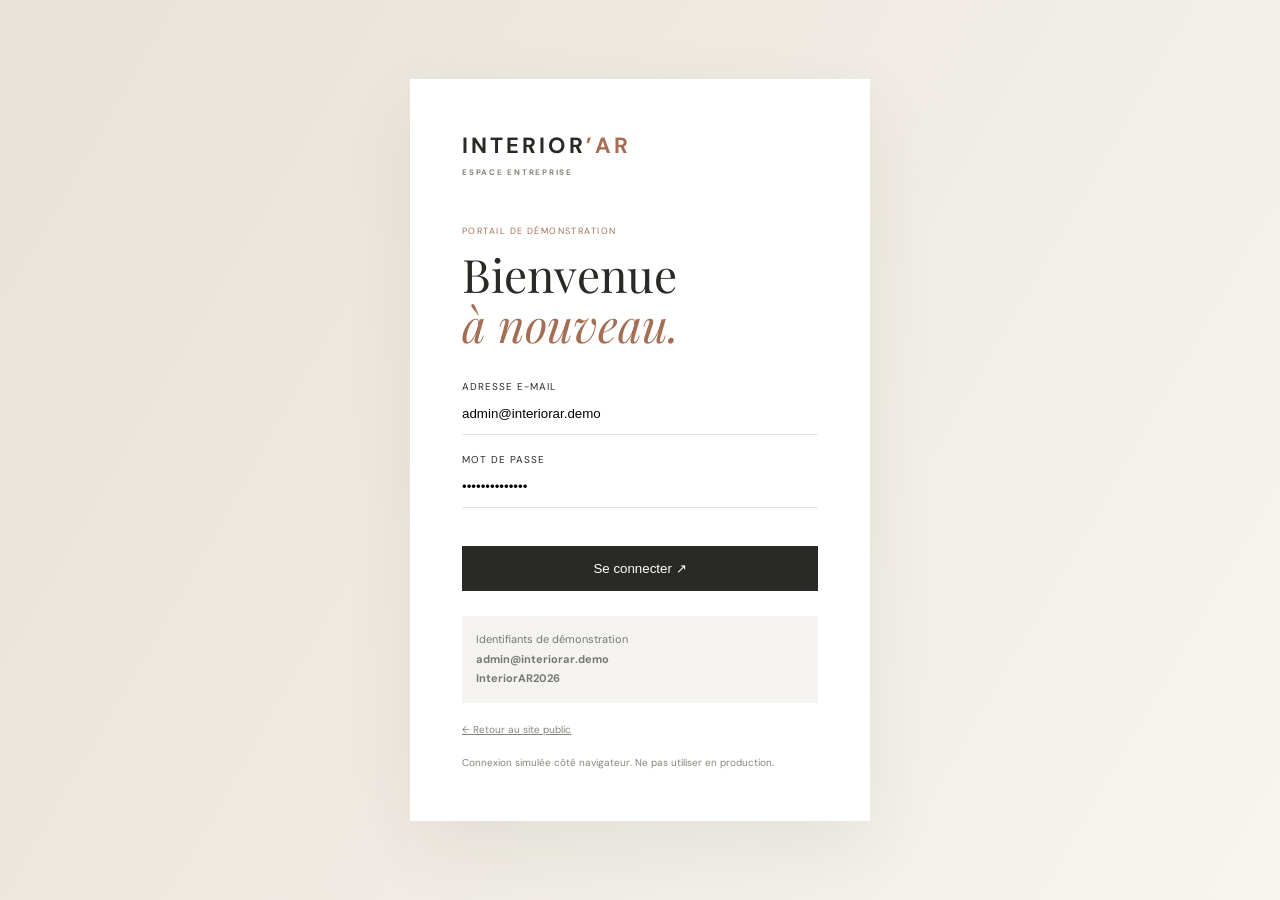
<file: crm/clients.html>
<!doctype html><html lang="fr"><head><meta charset="utf-8"><meta name="viewport" content="width=device-width,initial-scale=1"><title>Clients — Interior’AR CRM</title><link rel="stylesheet" href="../css/crm.css"></head><body data-crm="clients"><aside class="sidebar"><a class="brand" href="../index.html">INTERIOR<span>’AR</span><small>CRM / STUDIO</small></a><nav><a href="dashboard.html">▦ Tableau de bord</a><a href="demandes.html">☷ Demandes</a><a class="selected" href="clients.html">♙ Clients</a></nav><a class="sidebar-bottom" href="../index.html">↗ Site public</a></aside><main class="crm-main"><header class="crm-top"><div><small>RELATION CLIENT</small><h1>Clients</h1></div><button class="logout">Déconnexion ↗</button></header><section class="crm-panel"><div class="toolbar"><input id="search-clients" placeholder="Rechercher un client…"></div><div id="clients-table"></div></section></main><script src="../js/crm.js"></script></body></html>
</file>
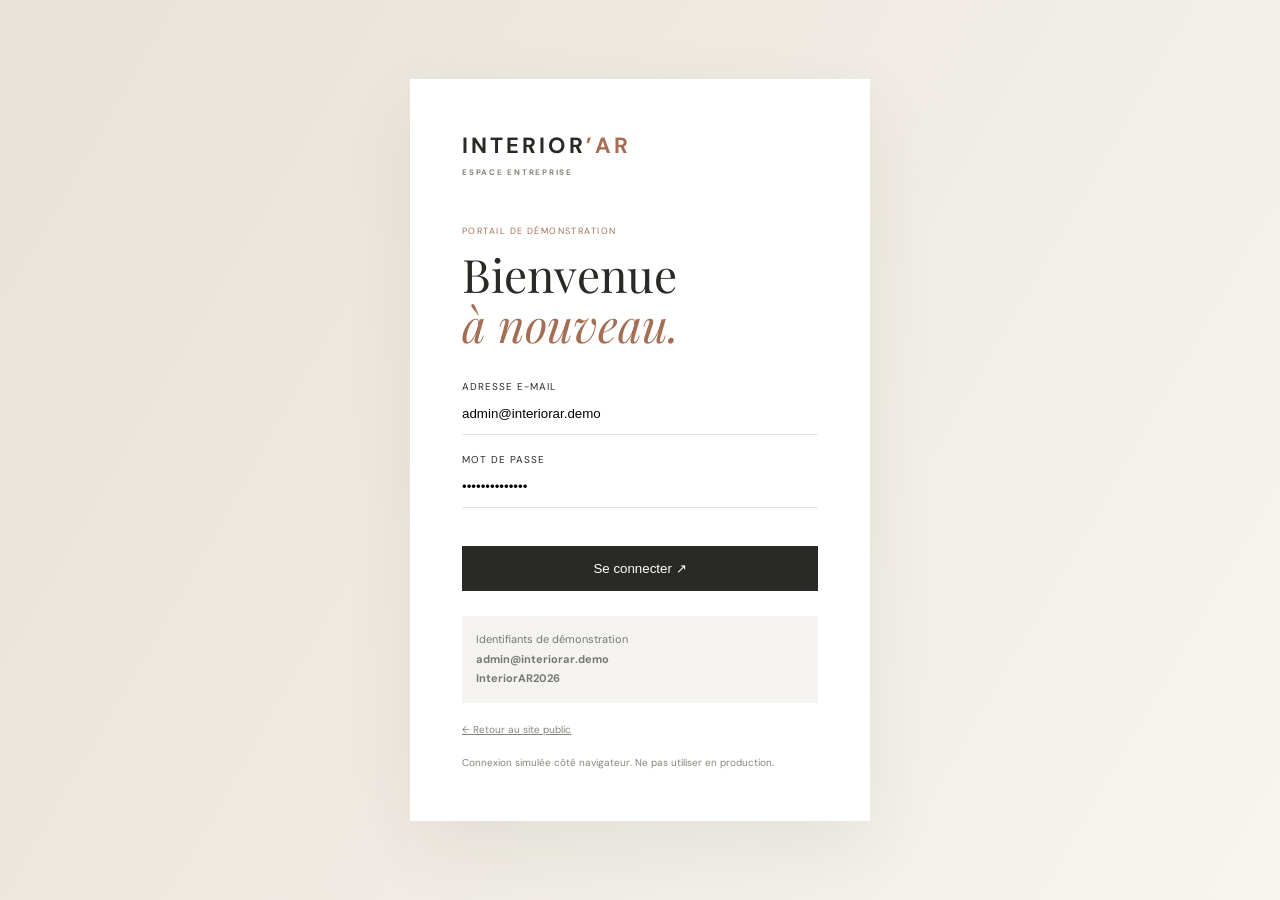
<file: crm/dashboard.html>
<!doctype html><html lang="fr"><head><meta charset="utf-8"><meta name="viewport" content="width=device-width,initial-scale=1"><title>Dashboard — Interior’AR CRM</title><link rel="stylesheet" href="../css/crm.css"></head><body data-crm="dashboard"><aside class="sidebar"><a class="brand" href="../index.html">INTERIOR<span>’AR</span><small>CRM / STUDIO</small></a><nav><a class="selected" href="dashboard.html">▦ Tableau de bord</a><a href="demandes.html">☷ Demandes</a><a href="clients.html">♙ Clients</a></nav><a class="sidebar-bottom" href="../index.html">↗ Site public</a></aside><main class="crm-main"><header class="crm-top"><div><small>ESPACE ENTREPRISE / OVERVIEW</small><h1>Tableau de bord</h1></div><button class="logout">Déconnexion ↗</button></header><section class="stats" id="stats"></section><section class="crm-panel"><div class="panel-heading"><div><small>ACTIVITÉ RÉCENTE</small><h2>Dernières demandes</h2></div><a href="demandes.html">Voir tout ↗</a></div><div id="recent-requests"></div></section><section class="crm-panel"><div class="panel-heading"><div><small>VUE D’ENSEMBLE</small><h2>Répartition par projet</h2></div></div><div id="project-breakdown" class="bars"></div></section></main><script src="../js/crm.js"></script></body></html>
</file>
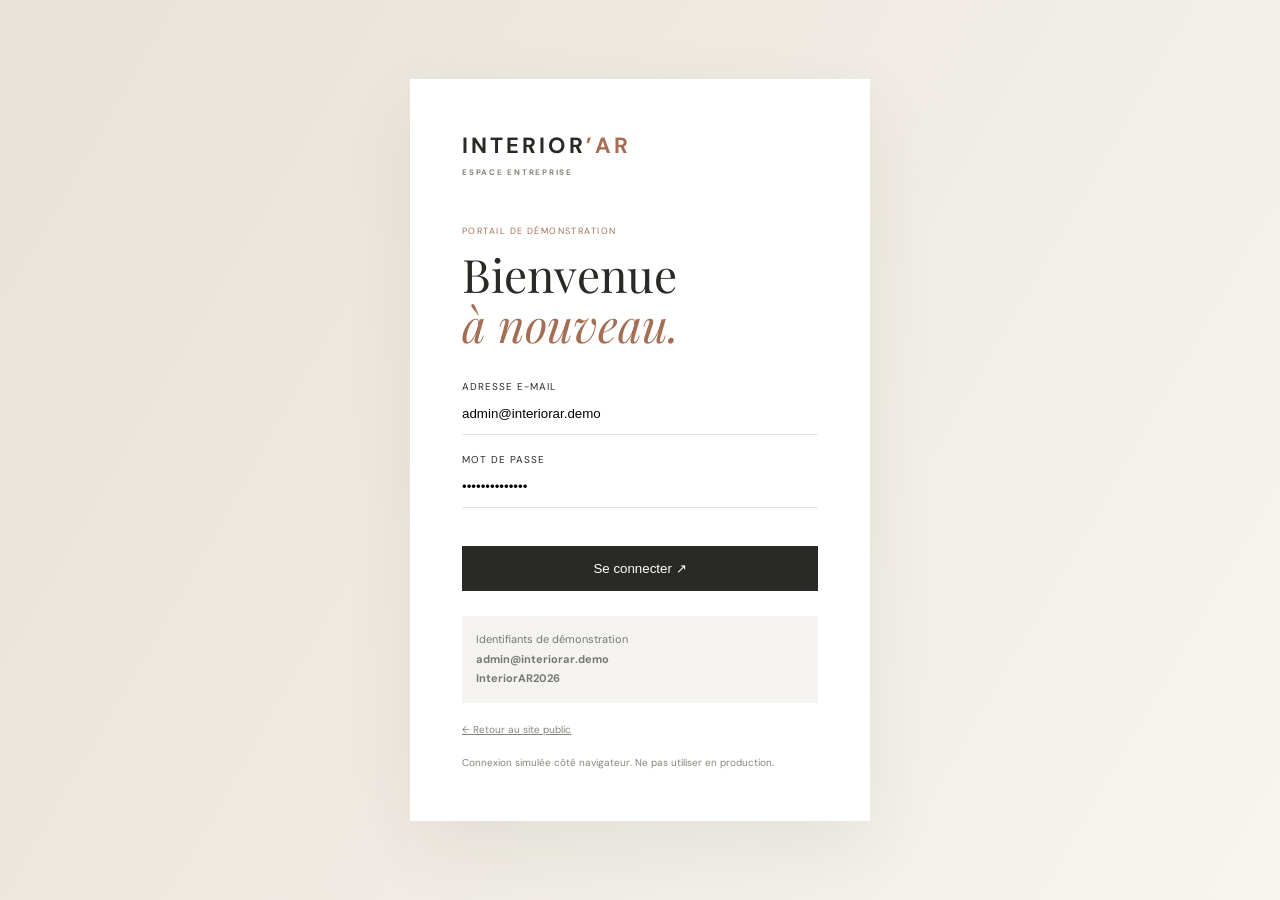
<file: crm/demandes.html>
<!doctype html><html lang="fr"><head><meta charset="utf-8"><meta name="viewport" content="width=device-width,initial-scale=1"><title>Demandes — Interior’AR CRM</title><link rel="stylesheet" href="../css/crm.css"></head><body data-crm="requests"><aside class="sidebar"><a class="brand" href="../index.html">INTERIOR<span>’AR</span><small>CRM / STUDIO</small></a><nav><a href="dashboard.html">▦ Tableau de bord</a><a class="selected" href="demandes.html">☷ Demandes</a><a href="clients.html">♙ Clients</a></nav><a class="sidebar-bottom" href="../index.html">↗ Site public</a></aside><main class="crm-main"><header class="crm-top"><div><small>GESTION CLIENT / INBOX</small><h1>Demandes clients</h1></div><button class="logout">Déconnexion ↗</button></header><section class="crm-panel"><div class="toolbar"><input id="search-requests" placeholder="Rechercher un client, une référence…"><select id="status-filter"><option value="">Tous les statuts</option></select><select id="type-filter"><option value="">Tous les projets</option></select></div><div id="requests-table"></div></section><div id="request-modal" class="modal"><div class="modal-box"><button class="modal-close">×</button><div id="request-detail"></div></div></div></main><script src="../js/crm.js"></script></body></html>
</file>
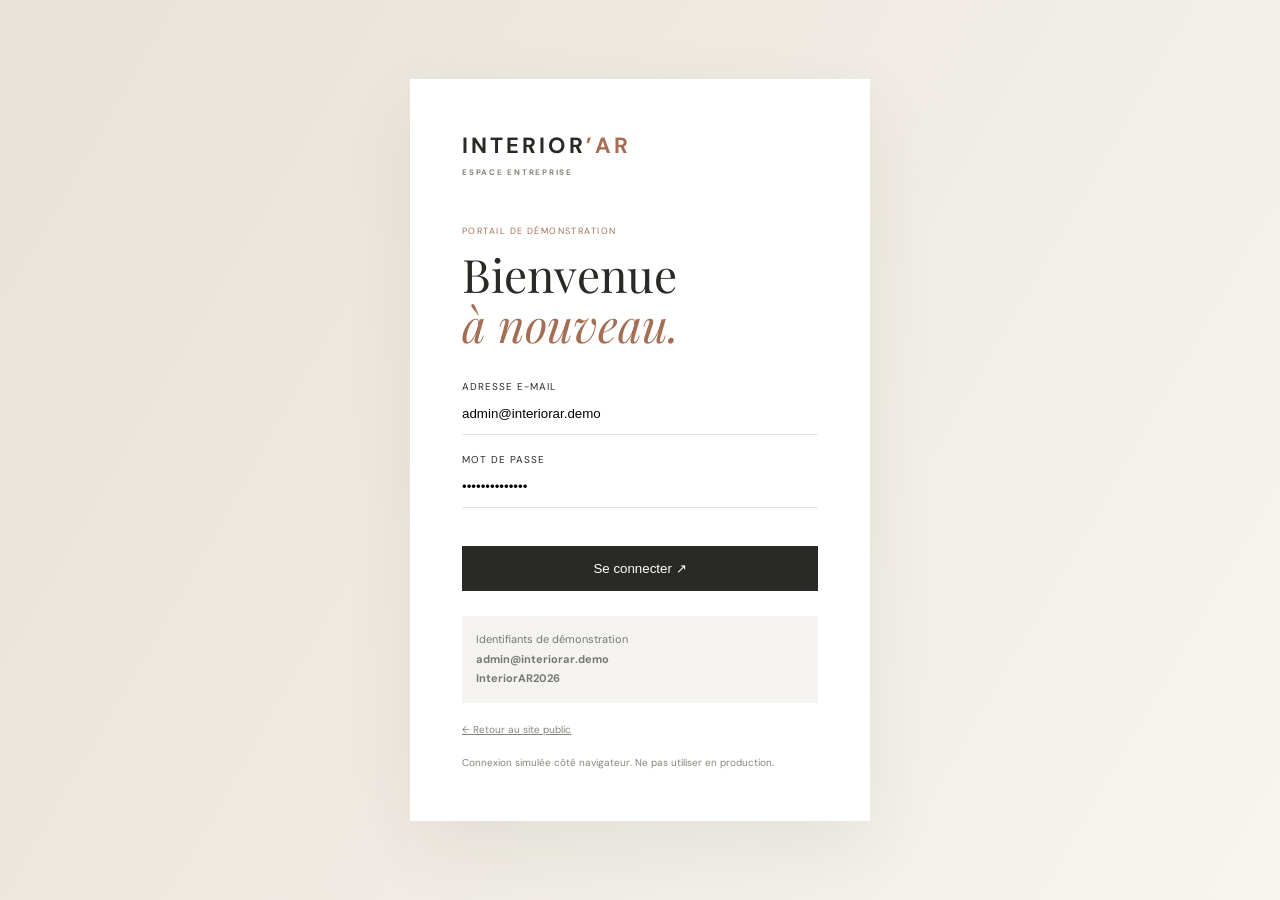
<file: crm/login.html>
<!doctype html><html lang="fr"><head><meta charset="utf-8"><meta name="viewport" content="width=device-width,initial-scale=1"><title>Connexion CRM — Interior’AR</title><link rel="stylesheet" href="../css/crm.css"></head><body class="login-body"><main class="login-card"><a class="brand" href="../index.html">INTERIOR<span>’AR</span><small>ESPACE ENTREPRISE</small></a><p class="eyebrow">PORTAIL DE DÉMONSTRATION</p><h1>Bienvenue<br><em>à nouveau.</em></h1><form id="login-form"><label>Adresse e-mail<input name="email" type="email" required value="admin@interiorar.demo"></label><label>Mot de passe<input name="password" type="password" required value="InteriorAR2026"></label><button class="crm-button" type="submit">Se connecter ↗</button><p id="login-error" class="error"></p></form><p class="demo-hint">Identifiants de démonstration<br><b>admin@interiorar.demo</b><br><b>InteriorAR2026</b></p><a class="back-link" href="../index.html">← Retour au site public</a><small class="disclaimer">Connexion simulée côté navigateur. Ne pas utiliser en production.</small></main><script src="../js/crm.js"></script></body></html>
</file>
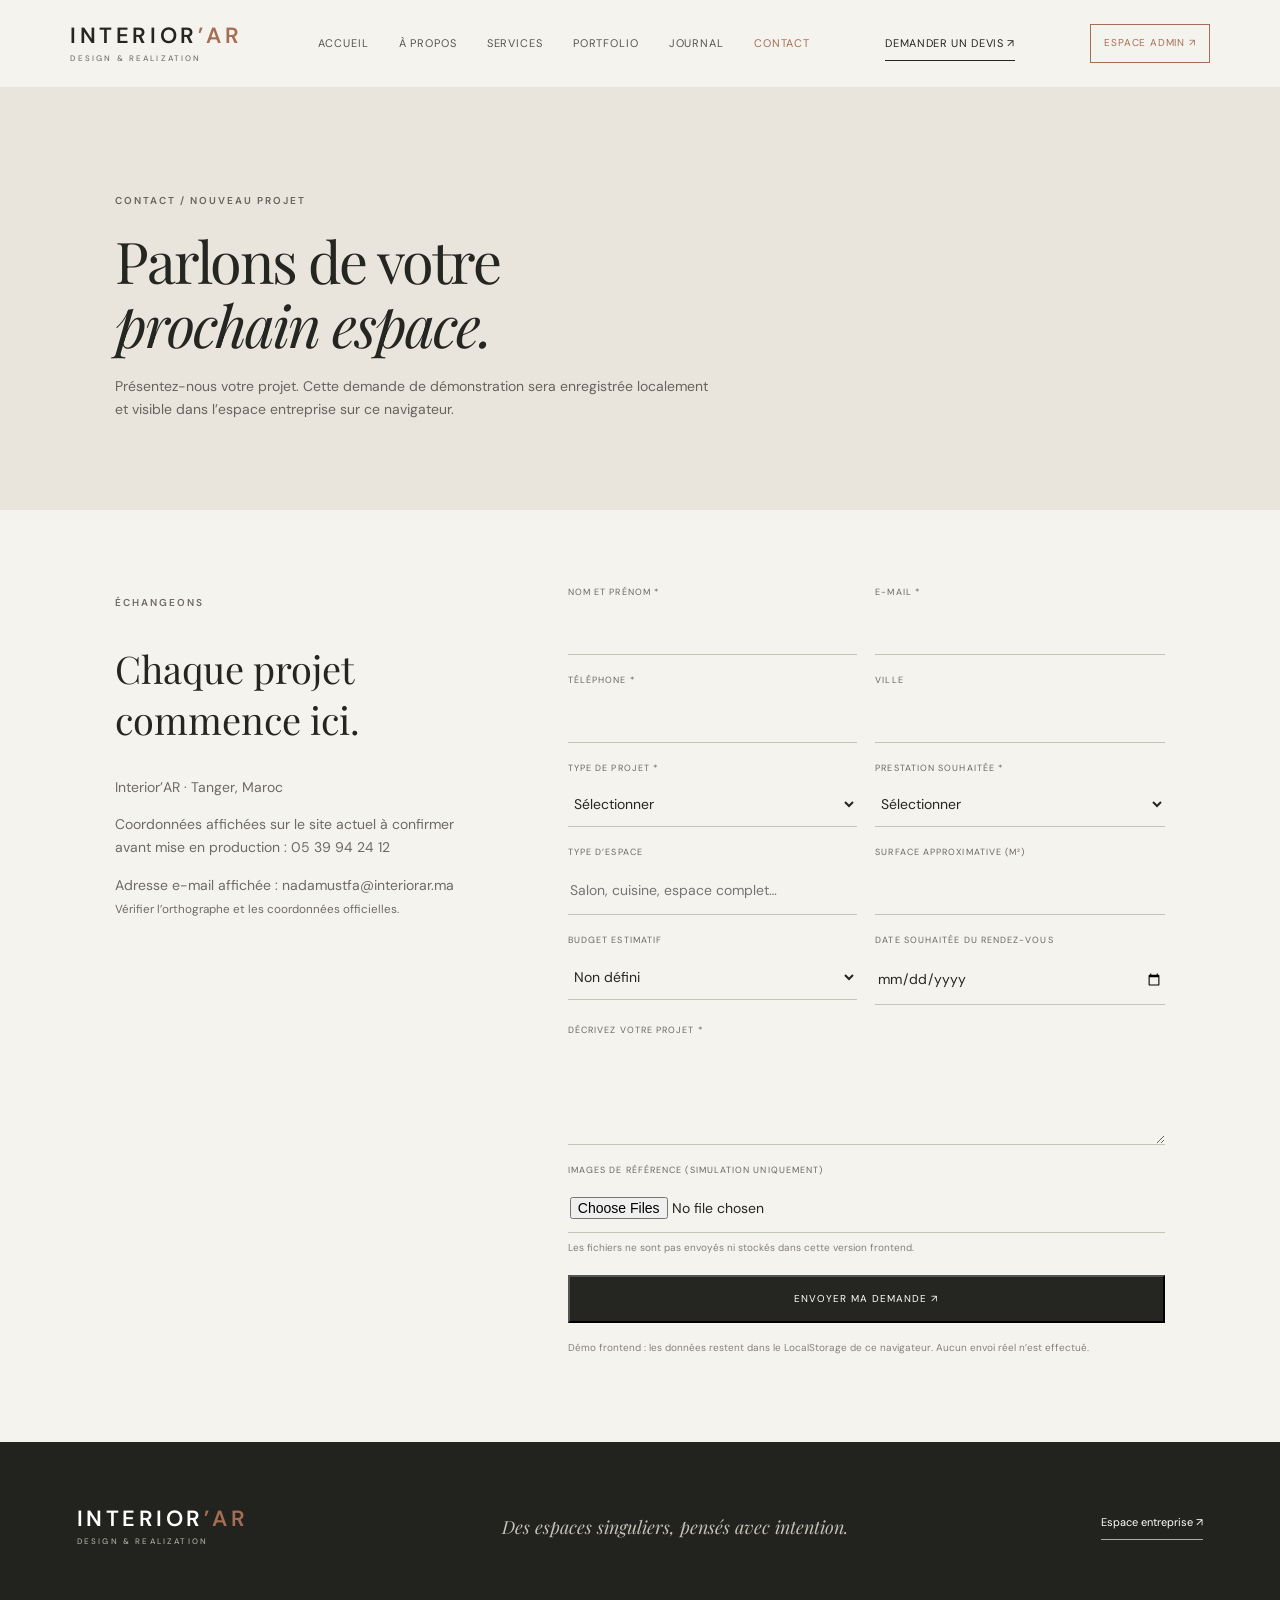
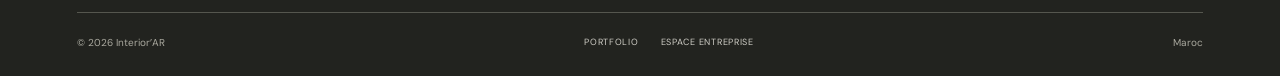
<file: pages/contact.html>
<!doctype html><html lang="fr"><head><meta charset="utf-8"><meta name="viewport" content="width=device-width,initial-scale=1"><title>Contact — Interior’AR</title><link rel="stylesheet" href="../css/style.css"></head><body><header class="site-header"><a class="brand" href="../index.html">INTERIOR<span>’AR</span><small>DESIGN & REALIZATION</small></a><button class="menu-toggle">☰</button><nav class="main-nav"><a href="../index.html">Accueil</a><a href="about.html">À propos</a><a href="services.html">Services</a><a href="portfolio.html">Portfolio</a><a href="blog.html">Journal</a><a class="active" href="contact.html">Contact</a></nav><a class="header-cta" href="contact.html">Demander un devis ↗</a><a class="admin-cta" href="../crm/login.html">Espace admin ↗</a></header><main><section class="page-hero"><p class="eyebrow">CONTACT / NOUVEAU PROJET</p><h1 class="page-title">Parlons de votre<br><em>prochain espace.</em></h1><p>Présentez-nous votre projet. Cette demande de démonstration sera enregistrée localement et visible dans l’espace entreprise sur ce navigateur.</p></section><section class="content-section contact-layout"><aside class="contact-info"><p class="eyebrow">ÉCHANGEONS</p><h2>Chaque projet<br>commence ici.</h2><p>Interior’AR · Tanger, Maroc</p><p>Coordonnées affichées sur le site actuel à confirmer avant mise en production : 05 39 94 24 12</p><p>Adresse e-mail affichée : nadamustfa@interiorar.ma<br><small>Vérifier l’orthographe et les coordonnées officielles.</small></p></aside><div><form id="request-form"><div class="form-grid">
<div class="field"><label>Nom et prénom *</label><input name="name" required></div><div class="field"><label>E-mail *</label><input type="email" name="email" required></div>
<div class="field"><label>Téléphone *</label><input name="phone" required></div><div class="field"><label>Ville</label><input name="city"></div>
<div class="field"><label>Type de projet *</label><select name="projectType" required><option value="">Sélectionner</option><option>Appartement</option><option>Villa</option><option>Maison</option><option>Bureau</option><option>Restaurant</option><option>Commerce</option><option>Espace professionnel</option><option>Autre</option></select></div>
<div class="field"><label>Prestation souhaitée *</label><select name="service" required><option value="">Sélectionner</option><option>Design intérieur</option><option>Aménagement</option><option>Planification</option><option>Consultation et conseils</option><option>Réalisation</option><option>Styling</option><option>Autre</option></select></div>
<div class="field"><label>Type d’espace</label><input name="spaceType" placeholder="Salon, cuisine, espace complet…"></div><div class="field"><label>Surface approximative (m²)</label><input name="area" type="number" min="0"></div>
<div class="field"><label>Budget estimatif</label><select name="budget"><option value="">Non défini</option><option>Moins de 50 000 MAD</option><option>50 000 – 150 000 MAD</option><option>150 000 – 300 000 MAD</option><option>300 000 – 600 000 MAD</option><option>Plus de 600 000 MAD</option></select></div><div class="field"><label>Date souhaitée du rendez-vous</label><input name="appointmentDate" type="date"></div>
<div class="field full"><label>Décrivez votre projet *</label><textarea name="message" required></textarea></div><div class="field full"><label>Images de référence (simulation uniquement)</label><input type="file" accept="image/*" multiple><small class="form-note">Les fichiers ne sont pas envoyés ni stockés dans cette version frontend.</small></div>
<div class="field full"><button class="button button-dark" type="submit">Envoyer ma demande ↗</button><p class="form-note">Démo frontend : les données restent dans le LocalStorage de ce navigateur. Aucun envoi réel n’est effectué.</p></div></div></form><div id="success-message" class="success-message">Votre demande a été enregistrée dans cette démonstration. Retrouvez-la dans l’espace entreprise.</div></div></section></main><footer class="footer"><div class="footer-top"><a class="brand brand-footer" href="../index.html">INTERIOR<span>’AR</span><small>DESIGN & REALIZATION</small></a><p>Des espaces singuliers, pensés avec intention.</p><a class="footer-contact" href="../crm/login.html">Espace entreprise ↗</a></div><div class="footer-bottom"><span>© <span data-year></span> Interior’AR</span><div><a href="portfolio.html">Portfolio</a><a href="../crm/login.html">Espace entreprise</a></div><span>Maroc</span></div></footer><script src="../js/main.js"></script></body></html>
</file>
<file: css/crm.css>
@import url('https://fonts.googleapis.com/css2?family=DM+Sans:wght@400;500;600;700&family=Playfair+Display:ital,wght@0,400;1,400&display=swap');:root{--ink:#292a25;--muted:#85847b;--paper:#f4f3ef;--line:#e4e2da;--clay:#a56e54;--green:#536b58}*{box-sizing:border-box}body{margin:0;background:var(--paper);color:var(--ink);font:14px 'DM Sans',sans-serif}.brand{font-size:22px;letter-spacing:.14em;font-weight:700;color:var(--ink);text-decoration:none}.brand span{color:var(--clay)}.brand small{display:block;font-size:8px;letter-spacing:.22em;color:var(--muted);margin-top:7px}.login-body{min-height:100vh;display:grid;place-items:center;padding:25px;background:linear-gradient(120deg,#e8e2d8,#f7f5f0)}.login-card{background:#fff;max-width:460px;width:100%;padding:52px;box-shadow:0 25px 70px #322b2012}.eyebrow,.crm-top small,.panel-heading small{font-size:9px;letter-spacing:.16em;color:var(--clay)}.login-card .eyebrow{margin-top:48px}.login-card h1{font:400 46px/1.1 'Playfair Display',serif;margin:12px 0 30px}.login-card h1 em{color:var(--clay)}.login-card label{display:block;font-size:10px;text-transform:uppercase;letter-spacing:.1em;margin:18px 0}.login-card input{display:block;width:100%;border:0;border-bottom:1px solid var(--line);padding:13px 0;outline:none}.crm-button{width:100%;background:var(--ink);color:white;border:0;padding:15px;margin-top:20px;cursor:pointer}.demo-hint{background:var(--paper);padding:14px;font-size:11px;color:#777;margin-top:25px;line-height:1.8}.back-link,.disclaimer{display:block;margin-top:20px;color:var(--muted);font-size:10px}.error{color:#a33;font-size:11px}.sidebar{position:fixed;inset:0 auto 0 0;width:245px;background:#292a25;color:white;padding:34px 25px;display:flex;flex-direction:column}.sidebar .brand{color:white}.sidebar .brand small{color:#aaa}.sidebar nav{display:grid;gap:8px;margin-top:65px}.sidebar nav a,.sidebar-bottom{color:#c5c4bc;text-decoration:none;padding:13px 12px;font-size:12px}.sidebar nav a.selected,.sidebar nav a:hover{background:#41423b;color:white}.sidebar-bottom{margin-top:auto}.crm-main{margin-left:245px;padding:45px 5%;max-width:1600px}.crm-top{display:flex;justify-content:space-between;align-items:center;margin-bottom:35px}.crm-top h1{font:400 38px 'Playfair Display',serif;margin:8px 0}.logout{border:1px solid var(--line);background:white;padding:10px 15px;cursor:pointer;font-size:10px}.stats{display:grid;grid-template-columns:repeat(4,1fr);gap:15px;margin-bottom:22px}.stat-card,.crm-panel{background:white;padding:23px;border:1px solid var(--line)}.stat-card small{color:var(--muted);font-size:10px}.stat-card strong{display:block;font:400 34px 'Playfair Display',serif;margin-top:8px}.crm-panel{margin-bottom:20px}.panel-heading{display:flex;justify-content:space-between;align-items:center;margin-bottom:20px}.panel-heading h2{font:400 24px 'Playfair Display',serif;margin:6px 0}.panel-heading a{font-size:10px;color:var(--clay)}.toolbar{display:flex;gap:12px;margin-bottom:20px}.toolbar input,.toolbar select{padding:12px;border:1px solid var(--line);background:#fff;min-width:180px}.toolbar input{flex:1}.crm-table{width:100%;border-collapse:collapse;font-size:11px}.crm-table th{text-align:left;color:var(--muted);font-weight:500;text-transform:uppercase;letter-spacing:.08em;padding:13px 10px;border-bottom:1px solid var(--line)}.crm-table td{padding:15px 10px;border-bottom:1px solid var(--line)}.crm-table tr:last-child td{border:0}.table-action{border:0;background:none;color:var(--clay);cursor:pointer}.status{display:inline-block;padding:5px 8px;background:#eeeae2;font-size:9px}.bars{display:grid;gap:13px}.bar-row{display:grid;grid-template-columns:150px 1fr 30px;gap:12px;align-items:center;font-size:11px}.bar-track{height:7px;background:#eee}.bar-fill{height:7px;background:var(--clay)}.empty{padding:25px;text-align:center;color:var(--muted);font-size:12px}.modal{display:none;position:fixed;inset:0;background:#171813a8;z-index:5;align-items:center;justify-content:center;padding:20px}.modal.open{display:flex}.modal-box{background:white;width:min(700px,100%);max-height:90vh;overflow:auto;padding:32px;position:relative}.modal-close{position:absolute;right:18px;top:10px;border:0;background:none;font-size:28px;cursor:pointer}.detail-grid{display:grid;grid-template-columns:1fr 1fr;gap:12px;margin:20px 0}.detail-item{padding:12px;background:var(--paper)}.detail-item small{display:block;color:var(--muted);font-size:9px;text-transform:uppercase}.detail-item b{font-size:12px}.detail-actions{display:flex;gap:10px;flex-wrap:wrap}.detail-actions select,.detail-actions input{padding:10px;border:1px solid var(--line)}.detail-actions button{background:var(--ink);color:white;border:0;padding:10px 14px;cursor:pointer}.note-list{font-size:11px;color:#666}.note-form{display:flex;gap:8px;margin-top:12px}.note-form input{flex:1;padding:10px;border:1px solid var(--line)}@media(max-width:850px){.sidebar{width:190px}.crm-main{margin-left:190px;padding:30px 20px}.stats{grid-template-columns:1fr 1fr}.toolbar{flex-wrap:wrap}.crm-table{min-width:700px}.crm-panel:has(.crm-table){overflow:auto}}@media(max-width:600px){.sidebar{position:static;width:auto;height:auto;padding:15px;display:block}.sidebar nav{display:flex;margin:15px 0 0;gap:4px;overflow:auto}.sidebar nav a{white-space:nowrap}.sidebar-bottom{display:none}.crm-main{margin:0;padding:22px 15px}.stats{grid-template-columns:1fr 1fr}.crm-top h1{font-size:29px}.login-card{padding:32px 25px}.detail-grid{grid-template-columns:1fr}.bar-row{grid-template-columns:100px 1fr 20px}}
</file>
<file: css/style.css>
@import url('https://fonts.googleapis.com/css2?family=DM+Sans:wght@400;500;600;700&family=Playfair+Display:ital,wght@0,400;0,500;1,400;1,500&display=swap');
:root{--ink:#252521;--muted:#77766e;--paper:#f5f3ee;--sand:#e6e0d5;--clay:#a56e54;--line:#d9d5cc;--white:#fff;--serif:'Playfair Display',Georgia,serif;--sans:'DM Sans',Arial,sans-serif}
*{box-sizing:border-box}html{scroll-behavior:smooth}body{margin:0;background:var(--paper);color:var(--ink);font-family:var(--sans);font-size:14px;line-height:1.65}a{color:inherit;text-decoration:none}button,input,select,textarea{font:inherit}.site-header{height:88px;padding:0 5.5%;display:flex;align-items:center;justify-content:space-between;background:rgba(245,243,238,.96);position:sticky;top:0;z-index:20;border-bottom:1px solid rgba(37,37,33,.08)}.brand{font-size:22px;letter-spacing:.16em;font-weight:600;line-height:1.05}.brand span{color:var(--clay)}.brand small{display:block;font-size:8px;letter-spacing:.27em;font-weight:500;margin-top:7px;color:var(--muted)}.main-nav{display:flex;gap:30px;align-items:center}.main-nav a,.footer-bottom a{font-size:11px;letter-spacing:.08em;text-transform:uppercase;color:#55554e}.main-nav a:hover,.main-nav a.active{color:var(--clay)}.header-cta{border-bottom:1px solid var(--ink);padding:8px 0;font-size:11px;letter-spacing:.06em;text-transform:uppercase}.header-cta span{color:var(--clay);margin-left:8px}.menu-toggle{display:none;background:none;border:0;font-size:24px}.hero{height:min(760px,calc(100vh - 88px));min-height:600px;position:relative;display:flex;align-items:center;overflow:hidden;background:#554d42;color:white}.hero-image{position:absolute;inset:0;background:linear-gradient(90deg,rgba(23,23,20,.68),rgba(23,23,20,.08)),url('https://images.unsplash.com/photo-1600210492486-724fe5c67fb0?auto=format&fit=crop&w=2200&q=88') center/cover}.hero-content{position:relative;margin-left:10%;max-width:680px;padding:50px 0}.eyebrow,.section-kicker{font-size:10px;letter-spacing:.2em;text-transform:uppercase;color:var(--clay);font-weight:600}.eyebrow.light{color:#e7d8c6}.hero h1{font:400 clamp(48px,6.2vw,88px)/1.05 var(--serif);letter-spacing:-.04em;margin:28px 0}.hero h1 em,h2 em{font-weight:400;color:var(--clay)}.hero h1 em{color:#e3c7b4}.hero-copy{max-width:430px;color:#e5e1d9;font-size:14px}.hero-actions{display:flex;align-items:center;gap:30px;margin-top:36px}.button{display:inline-flex;padding:14px 21px;font-size:10px;letter-spacing:.1em;text-transform:uppercase;align-items:center;justify-content:center;transition:.25s}.button-light{background:var(--paper);color:var(--ink)}.button-dark{background:var(--ink);color:white}.button:hover{transform:translateY(-3px)}.text-link{font-size:11px;border-bottom:1px solid currentColor;padding-bottom:5px}.hero-index{position:absolute;bottom:32px;left:5.5%;font-size:10px;letter-spacing:.12em}.hero-index span{margin-left:18px;color:#d6d0c7}.section-wrap{padding:110px 9%}.intro-grid{display:grid;grid-template-columns:1.2fr .8fr;gap:10%;align-items:end;margin-top:34px}.intro h2,.section-heading h2,.page-title{font:400 clamp(38px,4.5vw,62px)/1.12 var(--serif);letter-spacing:-.035em;margin:0}.lead{font:400 18px/1.7 var(--serif);color:#55554e;margin:0 0 25px}.under-link{display:inline-block;font-size:10px;text-transform:uppercase;letter-spacing:.12em;border-bottom:1px solid var(--ink);padding-bottom:8px}.under-link span{color:var(--clay);margin-left:10px}.services-band{background:#e9e5dc}.section-heading{display:flex;justify-content:space-between;align-items:end;gap:30px;margin-bottom:50px}.section-heading h2{margin-top:15px}.service-grid{display:grid;grid-template-columns:repeat(4,1fr);border-top:1px solid #c9c3b8}.service-card{min-height:240px;padding:25px 22px 20px 0;border-right:1px solid #c9c3b8;position:relative}.service-card:not(:first-child){padding-left:22px}.service-card:last-child{border:0}.service-card>span{font-size:10px;color:var(--clay)}.service-card h3{font:400 25px var(--serif);margin:35px 0 10px}.service-card p{font-size:12px;color:#6d6a62;max-width:210px}.service-card b{position:absolute;right:20px;bottom:22px;color:var(--clay);font-size:17px}.portfolio-preview{padding-bottom:125px}.project-grid{display:grid;grid-template-columns:1fr 1fr;gap:55px 24px}.project-card:nth-child(even){margin-top:90px}.project-image{height:390px;overflow:hidden;background:var(--sand)}.project-image img{width:100%;height:100%;object-fit:cover;transition:transform .7s}.project-card:hover img{transform:scale(1.04)}.project-meta{display:flex;justify-content:space-between;gap:15px;padding-top:16px}.project-meta h3{font:400 22px var(--serif);margin:0}.project-meta p{font-size:9px;letter-spacing:.13em;text-transform:uppercase;color:var(--muted);margin:6px 0}.statement{padding:105px 10%;background:#33332e;color:white;text-align:center}.statement h2{font:400 clamp(36px,5vw,64px)/1.15 var(--serif);margin:25px 0 35px}.statement h2 em{color:#d3aa91}.footer{padding:55px 6% 25px;background:#22231f;color:white}.footer-top{display:flex;justify-content:space-between;align-items:center;padding-bottom:55px;border-bottom:1px solid #55564e}.brand-footer small{color:#aaa99f}.footer-top p{color:#c5c1b8;font:italic 18px var(--serif)}.footer-contact{font-size:11px;border-bottom:1px solid #aaa;padding-bottom:7px}.footer-bottom{display:flex;justify-content:space-between;gap:20px;padding-top:22px;color:#aaa99f;font-size:10px}.footer-bottom div{display:flex;gap:22px}.footer-bottom a{color:#d0cec7;font-size:9px}
.page-hero{padding:95px 9% 75px;background:#e9e5dc}.page-hero .page-title{max-width:850px;margin:18px 0}.page-hero p{max-width:600px;color:#66645d}.content-section{padding:75px 9%}.two-col{display:grid;grid-template-columns:1fr 1fr;gap:8%;align-items:center}.editorial-image{width:100%;height:500px;object-fit:cover}.copy h2{font:400 38px/1.2 var(--serif);margin:12px 0 22px}.copy p{color:#68665f}.service-detail{display:grid;grid-template-columns:1fr 1fr;gap:7%;align-items:center;padding:65px 0;border-bottom:1px solid var(--line)}.service-detail:nth-child(even) img{order:2}.service-detail img{width:100%;height:360px;object-fit:cover}.service-detail h2{font:400 34px var(--serif)}.filters{display:flex;gap:10px;flex-wrap:wrap;margin:25px 0 45px}.filter-btn{border:1px solid var(--line);background:transparent;padding:10px 17px;font-size:10px;text-transform:uppercase;letter-spacing:.1em;cursor:pointer}.filter-btn.active,.filter-btn:hover{background:var(--ink);color:white;border-color:var(--ink)}.portfolio-grid{display:grid;grid-template-columns:repeat(2,1fr);gap:45px 25px}.portfolio-grid .project-image{height:420px}.project-detail-hero{padding:75px 9% 35px}.project-detail-hero h1{font:400 clamp(42px,6vw,76px) var(--serif);margin:15px 0}.project-gallery{display:grid;grid-template-columns:1.3fr .7fr;gap:15px;padding:0 9% 80px}.project-gallery img{width:100%;height:490px;object-fit:cover;cursor:zoom-in}.project-gallery img+img{height:300px;margin-top:190px}.article-grid{display:grid;grid-template-columns:repeat(3,1fr);gap:25px}.article-card img{width:100%;height:260px;object-fit:cover}.article-card h3{font:400 24px var(--serif);margin:10px 0}.article-card small{color:var(--clay);letter-spacing:.12em;text-transform:uppercase}.contact-layout{display:grid;grid-template-columns:.75fr 1.25fr;gap:9%}.contact-info h2{font:400 38px var(--serif)}.contact-info p{color:#6e6b64}.form-grid{display:grid;grid-template-columns:1fr 1fr;gap:18px}.field{display:flex;flex-direction:column;gap:7px}.field.full{grid-column:1/-1}.field label{font-size:9px;text-transform:uppercase;letter-spacing:.12em;color:#69675f}.field input,.field select,.field textarea{border:0;border-bottom:1px solid #c8c3b9;background:transparent;padding:12px 2px;outline:none;color:var(--ink);border-radius:0}.field textarea{min-height:100px;resize:vertical}.field input:focus,.field textarea:focus,.field select:focus{border-color:var(--clay)}.form-note{font-size:10px;color:#858178}.success-message{display:none;background:#e3e8df;padding:15px;margin-top:18px;color:#354533}.lightbox{position:fixed;inset:0;background:#111e;z-index:50;display:none;align-items:center;justify-content:center;padding:5%}.lightbox.open{display:flex}.lightbox img{max-width:95%;max-height:90%;object-fit:contain}.lightbox button{position:absolute;right:30px;top:20px;background:none;border:0;color:white;font-size:35px;cursor:pointer}
@media(max-width:900px){.main-nav{gap:14px}.main-nav a{font-size:9px}.header-cta{display:none}.section-wrap{padding:80px 6%}.service-grid{grid-template-columns:1fr 1fr}.service-card:nth-child(2){border-right:0}.service-card:nth-child(n+3){border-top:1px solid #c9c3b8}.footer-top{gap:20px;flex-wrap:wrap}}
@media(max-width:650px){.site-header{height:72px;padding:0 5%}.menu-toggle{display:block}.main-nav{display:none;position:absolute;top:72px;left:0;right:0;background:var(--paper);padding:20px 6%;flex-direction:column;align-items:flex-start;border-bottom:1px solid var(--line)}.main-nav.open{display:flex}.hero{min-height:620px;height:calc(100vh - 72px)}.hero-content{margin:0 7%;padding:30px 0}.hero h1{font-size:51px}.hero-actions{align-items:flex-start;flex-direction:column;gap:18px}.intro-grid,.two-col,.contact-layout{grid-template-columns:1fr;gap:35px}.section-heading{align-items:flex-start;flex-direction:column}.service-grid{grid-template-columns:1fr}.service-card,.service-card:not(:first-child){padding:20px 0;border-right:0;border-bottom:1px solid #c9c3b8;min-height:190px}.service-card:nth-child(n+3){border-top:0}.project-grid,.portfolio-grid,.article-grid{grid-template-columns:1fr}.project-card:nth-child(even){margin-top:0}.project-image,.portfolio-grid .project-image{height:300px}.project-gallery{grid-template-columns:1fr;padding:0 6% 50px}.project-gallery img,.project-gallery img+img{height:300px;margin:0}.footer-top,.footer-bottom{flex-direction:column;align-items:flex-start}.footer-bottom div{flex-wrap:wrap}.page-hero{padding:70px 6% 55px}.content-section{padding:55px 6%}.service-detail{grid-template-columns:1fr;gap:20px}.service-detail:nth-child(even) img{order:0}.service-detail img{height:280px}.form-grid{grid-template-columns:1fr}.field.full{grid-column:auto}.editorial-image{height:320px}}
/* Accès direct à l'espace entreprise */
.admin-cta{display:inline-flex;align-items:center;justify-content:center;padding:10px 13px;border:1px solid var(--clay);color:var(--clay);font-size:10px;letter-spacing:.08em;text-transform:uppercase;white-space:nowrap;transition:.2s}
.admin-cta:hover{background:var(--clay);color:#fff}
.project-facts{padding:20px 9% 80px}
.project-facts h2{font:400 32px var(--serif);margin:0 0 25px}
.project-facts-grid{display:grid;grid-template-columns:repeat(3,1fr);gap:1px;background:var(--line);border:1px solid var(--line)}
.project-facts-grid>div{background:var(--paper);padding:20px}
.project-facts-grid small{display:block;color:var(--muted);font-size:9px;letter-spacing:.12em;text-transform:uppercase;margin-bottom:7px}
.project-facts-grid strong{font-weight:500;font-size:14px}
.project-source-note{padding-top:0}
@media(max-width:900px){.admin-cta{padding:8px 9px;font-size:9px}}
@media(max-width:650px){.site-header{gap:12px}.admin-cta{margin-left:auto;padding:8px 9px;font-size:8px}.project-facts{padding:10px 6% 55px}.project-facts-grid{grid-template-columns:1fr 1fr}}
</file>
